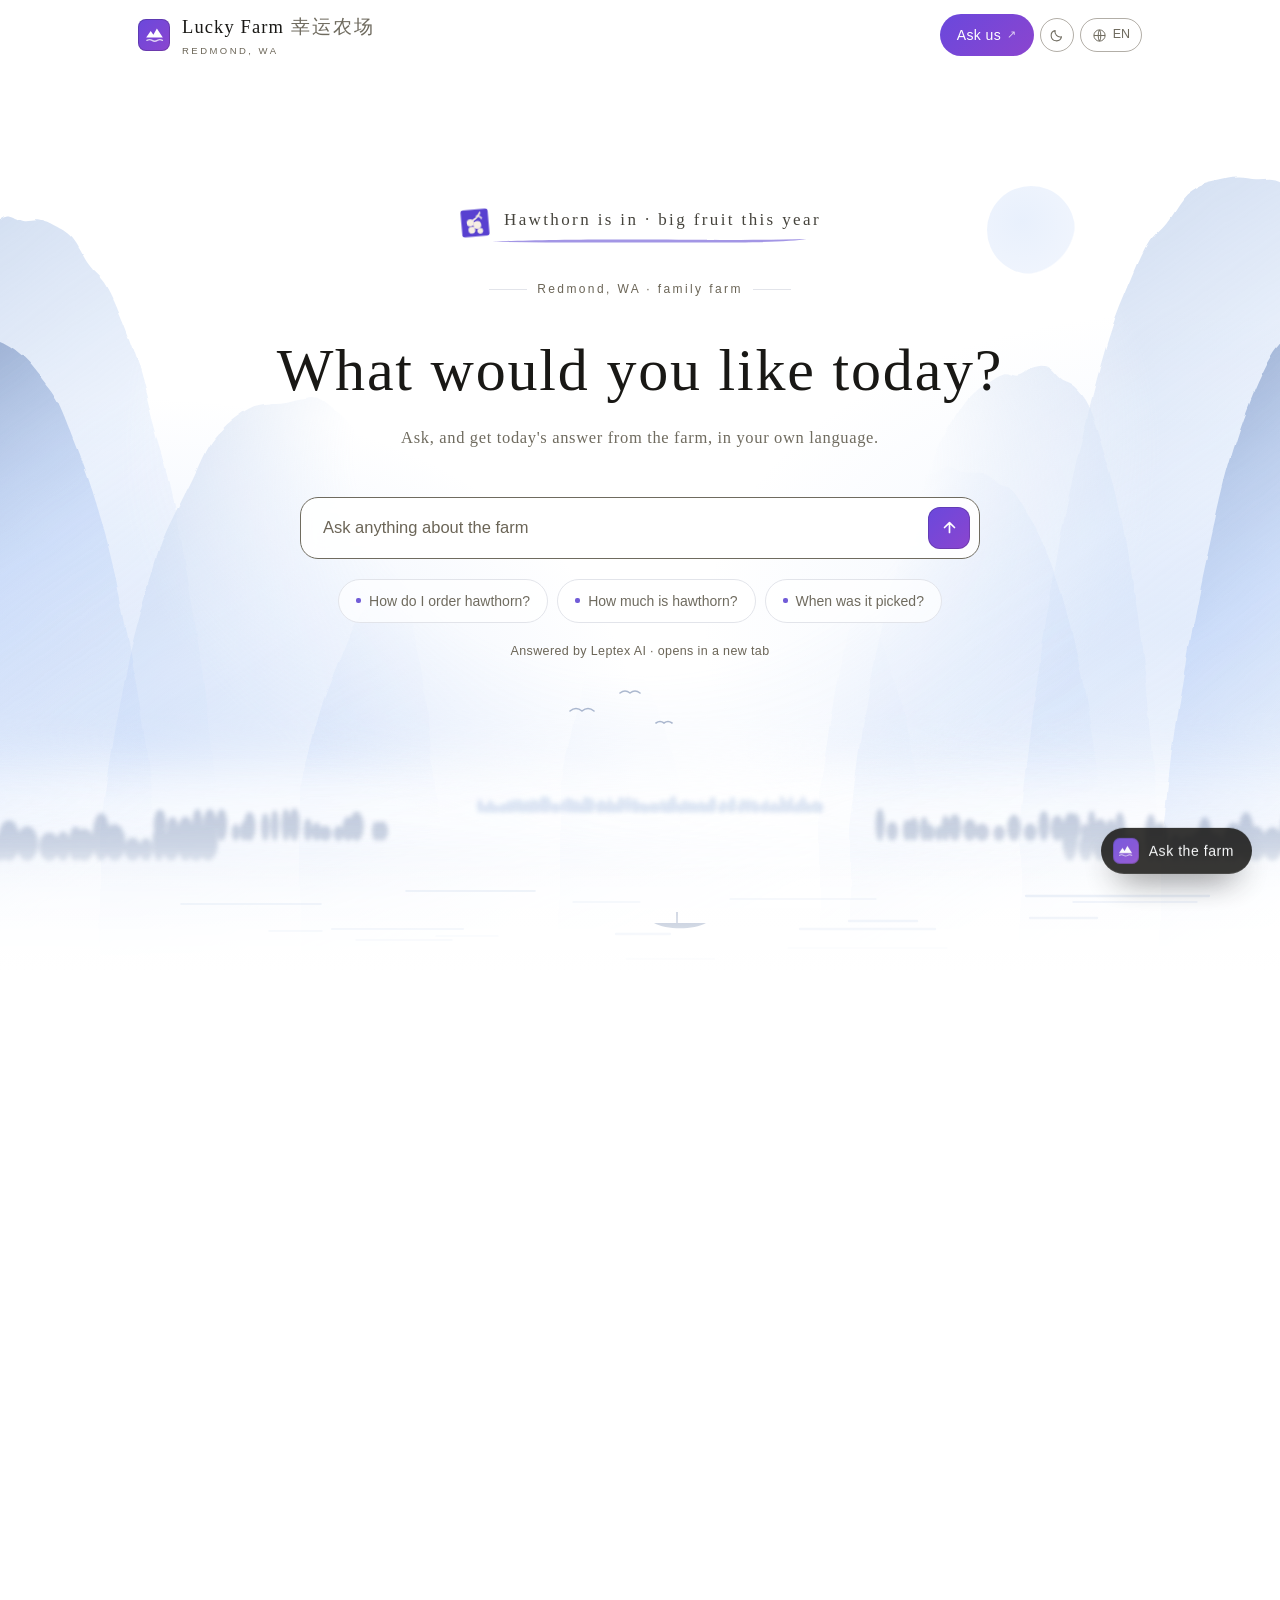
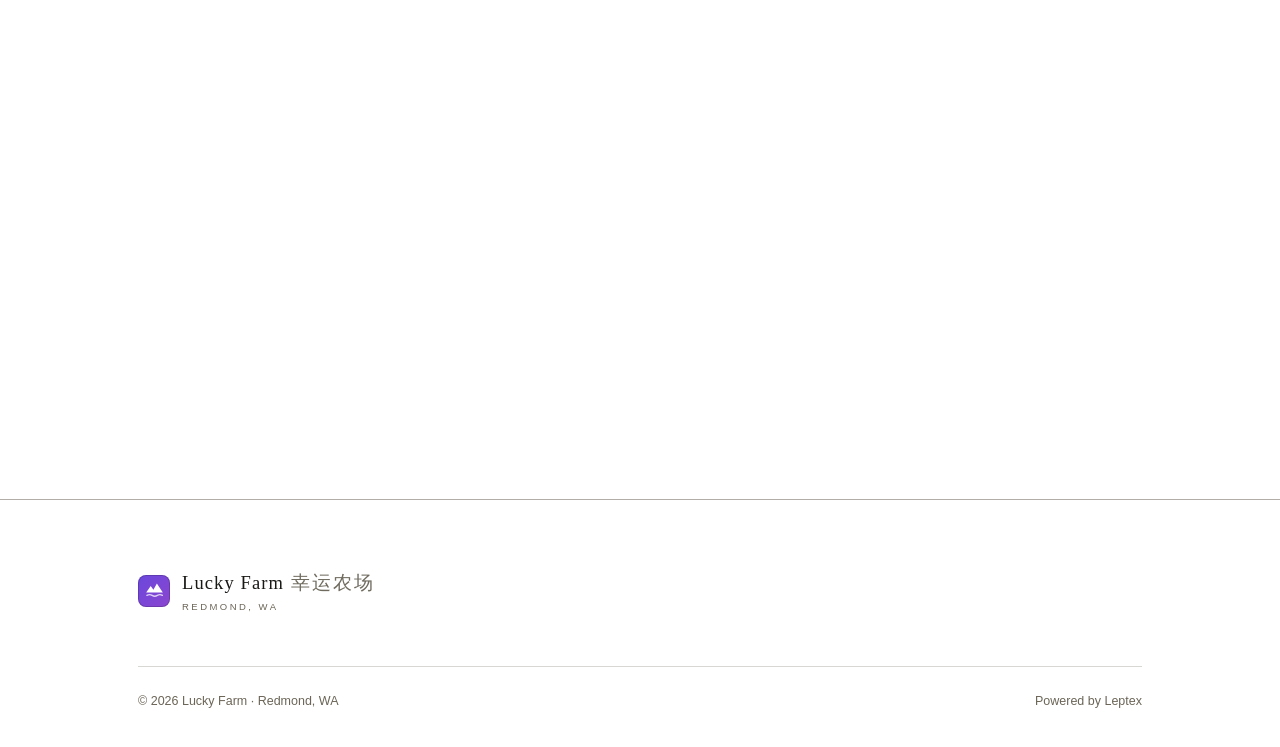
<file: index.html>
<!doctype html>
<html lang="en" data-theme="light">
<head>
<meta charset="utf-8">
<meta name="viewport" content="width=device-width, initial-scale=1">
<meta http-equiv="Content-Security-Policy" content="default-src 'none'; script-src 'self' 'sha256-xqC5Pru1c4XzSsn70cwq1mEt/GTLXIJEWgyobVo1njk='; style-src 'self' https://fonts.googleapis.com; font-src https://fonts.gstatic.com; img-src 'self' data:; connect-src 'none'; form-action https://leptex.com; base-uri 'none'; object-src 'none'; upgrade-insecure-requests">
<meta name="referrer" content="strict-origin-when-cross-origin">
<script>try{var t=localStorage.getItem('lf.theme');document.documentElement.setAttribute('data-theme',t==='dark'?'dark':'light')}catch(e){}</script>
<title data-i18n="m.home.title">Lucky Farm 幸运农场 — family fruit farm in Redmond, WA</title>
<meta name="description" content="A family fruit farm in Redmond, WA. Ask us anything and get today's answer, in your own language.">
<meta name="theme-color" content="#FFFFFF">
<link rel="icon" href="assets/img/favicon.svg" type="image/svg+xml">
<link rel="canonical" href="https://luckyfarm.leptex.shop/">
<meta property="og:type" content="website">
<meta property="og:title" content="Lucky Farm 幸运农场 — family fruit farm in Redmond, WA">
<meta property="og:description" content="A family fruit farm in Redmond, WA. Ask us anything and get today's answer, in your own language.">
<meta property="og:url" content="https://luckyfarm.leptex.shop/">
<meta property="og:image" content="https://luckyfarm.leptex.shop/assets/img/og.png">
<meta property="og:image:width" content="1200">
<meta property="og:image:height" content="630">
<meta property="og:image:alt" content="Lucky Farm — What would you like today?">
<meta name="twitter:card" content="summary_large_image">
<link rel="preconnect" href="https://fonts.googleapis.com">
<link rel="preconnect" href="https://fonts.gstatic.com" crossorigin>
<link rel="stylesheet" href="https://fonts.googleapis.com/css2?family=EB+Garamond:ital,wght@0,400;0,500;1,400&amp;family=Noto+Sans+SC:wght@300;400;500&amp;family=Noto+Sans+KR:wght@300;400;500&amp;family=Noto+Serif+SC:wght@300;400;500&amp;family=Noto+Serif+JP:wght@300;400;500&amp;display=swap">
<link rel="stylesheet" href="assets/css/site.css">
</head>
<body data-page="home">
<a class="skip" href="#main" data-i18n="ui.skip">Skip to content</a>

<header class="masthead">
  <div class="wrap masthead__inner">
    <a class="brand" href="./">
      <span class="mark" aria-hidden="true"><svg viewBox="0 0 24 24" aria-hidden="true"><path d="M1.5 14.6 7.2 6.4l3.4 4.6L15 3l7.5 11.6Z" fill="currentColor"/><path d="M2.4 18.2c2.4-1.5 4.3-1.5 6.6 0 2.3 1.5 4.2 1.5 6.6 0 2.3-1.5 4.2-1.5 6.4 0" stroke="currentColor" stroke-width="1.7" stroke-linecap="round" fill="none" opacity=".75"/></svg></span>
      <span>
        <span class="brand__name"><b>Lucky Farm</b><i>幸运农场</i></span>
        <span class="brand__tag" data-i18n="brand.tag">Redmond, WA</span>
      </span>
    </a>
    <nav class="nav" aria-label="Main">
      <a class="nav__ask" href="https://leptex.com/web/bu8nbabMeDZu?e=home" target="_blank" rel="noopener" data-i18n="nav.ask">Ask us</a>
      <button class="chip chip--icon" type="button" data-theme-toggle aria-pressed="false"
              data-i18n-label="ui.theme" aria-label="Light or dark"><svg class="sun-i" viewBox="0 0 24 24" fill="none" stroke="currentColor" stroke-width="1.7" stroke-linecap="round" aria-hidden="true"><circle cx="12" cy="12" r="4.2"/><path d="M12 2.6v2.2M12 19.2v2.2M2.6 12h2.2M19.2 12h2.2M5.4 5.4l1.6 1.6M17 17l1.6 1.6M18.6 5.4 17 7M7 17l-1.6 1.6"/></svg><svg class="moon" viewBox="0 0 24 24" fill="none" stroke="currentColor" stroke-width="1.7" stroke-linejoin="round" aria-hidden="true"><path d="M20 14.2A8.4 8.4 0 0 1 9.8 4 8.4 8.4 0 1 0 20 14.2Z"/></svg></button>
      <details class="lang">
        <summary class="chip" data-i18n-label="ui.lang" aria-label="Language"><svg viewBox="0 0 24 24" fill="none" stroke="currentColor" stroke-width="1.6" aria-hidden="true"><circle cx="12" cy="12" r="9"/><path d="M3 12h18M12 3c2.8 3 2.8 15 0 18M12 3c-2.8 3-2.8 15 0 18"/></svg><span data-lang-current>EN</span></summary>
        <div class="lang__menu">
        <button type="button" data-lang-set="en"><span class="lang__name">English</span><span>EN</span></button>
        <button type="button" data-lang-set="zh"><span class="lang__name">简体中文</span><span>ZH</span></button>
        <button type="button" data-lang-set="es"><span class="lang__name">Español</span><span>ES</span></button>
        <button type="button" data-lang-set="ko"><span class="lang__name">한국어</span><span>KO</span></button>
        <button type="button" data-lang-set="vi"><span class="lang__name">Tiếng Việt</span><span>VI</span></button>
        <button type="button" data-lang-set="ja"><span class="lang__name">日本語</span><span>JA</span></button>
        </div>
      </details>
    </nav>
  </div>
</header>

<main id="main">
  <section class="hero">
    <span class="moondisc" aria-hidden="true"></span>
    <div class="range range--scape" aria-hidden="true">
      <svg viewBox="0 0 1440 900" preserveAspectRatio="xMidYMax slice">
        <defs>
          <filter id="mtn" filterUnits="userSpaceOnUse" x="-200" y="-200" width="1840" height="1300">
            <feTurbulence type="fractalNoise" baseFrequency="0.018" numOctaves="3" seed="3" result="t"/>
            <feDisplacementMap in="SourceGraphic" in2="t" scale="7" xChannelSelector="R" yChannelSelector="G"/>
          </filter>
          <filter id="dab" filterUnits="userSpaceOnUse" x="-200" y="-200" width="1840" height="1300"><feGaussianBlur stdDeviation="2.2"/></filter>
          <filter id="mist" filterUnits="userSpaceOnUse" x="-200" y="-200" width="1840" height="1300"><feGaussianBlur stdDeviation="22"/></filter>
          <linearGradient id="wash-far" x1="0" y1="0" x2=".35" y2="1"><stop offset="0" stop-color="var(--shan-far)"/><stop offset=".5" stop-color="var(--glow-a)" stop-opacity=".45"/><stop offset="1" stop-color="var(--glow-b)" stop-opacity="0"/></linearGradient><linearGradient id="wash-mid" x1="0" y1="0" x2=".35" y2="1"><stop offset="0" stop-color="var(--shan-mid)"/><stop offset=".5" stop-color="var(--glow-b)" stop-opacity=".45"/><stop offset="1" stop-color="var(--glow-a)" stop-opacity="0"/></linearGradient><linearGradient id="wash-near" x1="0" y1="0" x2=".35" y2="1"><stop offset="0" stop-color="var(--shan-near)"/><stop offset=".5" stop-color="var(--glow-a)" stop-opacity=".45"/><stop offset="1" stop-color="var(--glow-b)" stop-opacity="0"/></linearGradient>
          <radialGradient id="clear" cx="720" cy="380" r="520" gradientUnits="userSpaceOnUse" gradientTransform="translate(720 380) scale(1 .78) translate(-720 -380)">
            <stop offset=".55" stop-color="#000"/><stop offset="1" stop-color="#fff"/>
          </radialGradient>
          <mask id="aircol" maskUnits="userSpaceOnUse" x="-200" y="-200" width="1840" height="1300"><rect x="-200" y="-200" width="1840" height="1300" fill="url(#clear)"/></mask>
        </defs>
        <g mask="url(#aircol)">
          <g fill="url(#wash-far)" opacity="0.30" filter="url(#mtn)"><path d="M380.0 900 L380.0 718.8 C382.9 706.5 391.5 665.1 397.3 645.3 C403.0 625.4 408.8 614.3 414.5 599.8 C420.3 585.2 426.1 569.2 431.8 557.9 C437.6 546.5 443.3 540.1 449.1 531.8 C454.8 523.5 460.6 515.3 466.4 508.3 C472.1 501.3 477.9 494.3 483.6 489.9 C489.4 485.4 495.2 484.8 500.9 481.8 C506.7 478.7 512.4 473.4 518.2 471.5 C523.9 469.7 529.7 471.5 535.5 470.7 C541.2 470.0 547.0 467.6 552.7 467.0 C558.5 466.5 564.2 466.6 570.0 467.2 C575.8 467.8 581.5 469.1 587.3 470.7 C593.0 472.2 598.8 475.4 604.5 476.6 C610.3 477.7 616.1 475.6 621.8 477.4 C627.6 479.2 633.3 482.9 639.1 487.2 C644.8 491.4 650.6 497.0 656.4 503.0 C662.1 508.9 667.9 516.1 673.6 522.7 C679.4 529.4 685.2 534.9 690.9 542.9 C696.7 550.9 702.4 559.2 708.2 570.5 C713.9 581.8 719.7 597.5 725.5 610.8 C731.2 624.1 737.0 631.7 742.7 650.3 C748.5 668.9 757.1 710.5 760.0 722.5 L760.0 900 Z"/><path d="M640.0 900 L640.0 718.5 C642.7 705.0 650.9 659.9 656.4 637.1 C661.8 614.4 667.3 598.1 672.7 581.9 C678.2 565.8 683.6 552.3 689.1 540.3 C694.5 528.3 700.0 520.2 705.5 510.0 C710.9 499.9 716.4 487.3 721.8 479.4 C727.3 471.5 732.7 467.6 738.2 462.5 C743.6 457.4 749.1 452.9 754.5 448.8 C760.0 444.6 765.5 440.1 770.9 437.5 C776.4 434.9 781.8 434.9 787.3 433.3 C792.7 431.6 798.2 428.5 803.6 427.4 C809.1 426.4 814.5 426.8 820.0 426.9 C825.5 427.1 830.9 427.2 836.4 428.4 C841.8 429.6 847.3 432.6 852.7 434.2 C858.2 435.8 863.6 435.8 869.1 437.9 C874.5 439.9 880.0 442.4 885.5 446.5 C890.9 450.6 896.4 456.7 901.8 462.5 C907.3 468.3 912.7 474.0 918.2 481.3 C923.6 488.6 929.1 496.0 934.5 506.4 C940.0 516.8 945.5 530.4 950.9 543.7 C956.4 556.9 961.8 570.3 967.3 586.0 C972.7 601.7 978.2 615.4 983.6 637.8 C989.1 660.3 997.3 706.7 1000.0 720.5 L1000.0 900 Z"/><path d="M900.0 900 L900.0 720.2 C902.1 705.9 908.5 659.1 912.7 634.5 C917.0 609.8 921.2 591.4 925.5 572.5 C929.7 553.7 933.9 535.2 938.2 521.4 C942.4 507.6 946.7 501.2 950.9 489.9 C955.2 478.6 959.4 463.0 963.6 453.8 C967.9 444.5 972.1 439.9 976.4 434.5 C980.6 429.2 984.8 426.5 989.1 421.8 C993.3 417.1 997.6 409.4 1001.8 406.3 C1006.1 403.2 1010.3 404.7 1014.5 403.1 C1018.8 401.5 1023.0 396.9 1027.3 396.7 C1031.5 396.4 1035.8 400.4 1040.0 401.4 C1044.2 402.4 1048.5 402.3 1052.7 402.8 C1057.0 403.2 1061.2 402.2 1065.5 403.8 C1069.7 405.4 1073.9 410.0 1078.2 412.4 C1082.4 414.8 1086.7 414.0 1090.9 418.1 C1095.2 422.1 1099.4 430.2 1103.6 436.9 C1107.9 443.5 1112.1 449.5 1116.4 457.8 C1120.6 466.0 1124.8 475.7 1129.1 486.5 C1133.3 497.4 1137.6 508.3 1141.8 522.8 C1146.1 537.3 1150.3 554.7 1154.5 573.4 C1158.8 592.2 1163.0 610.7 1167.3 635.0 C1171.5 659.4 1177.9 705.7 1180.0 719.8 L1180.0 900 Z"/></g>
          <rect x="-100" y="690" width="1640" height="60" fill="var(--mist)" opacity=".7" filter="url(#mist)"/>
          <g fill="url(#wash-mid)" opacity="0.48" filter="url(#mtn)"><path d="M-60.0 900 L-60.0 761.8 C-57.3 728.3 -49.1 614.2 -43.6 560.3 C-38.2 506.5 -32.7 475.1 -27.3 438.7 C-21.8 402.3 -16.4 369.2 -10.9 341.7 C-5.5 314.3 0.0 294.1 5.5 274.0 C10.9 253.8 16.4 236.4 21.8 220.7 C27.3 205.1 32.7 190.3 38.2 180.3 C43.6 170.3 49.1 165.2 54.5 160.9 C60.0 156.5 65.5 157.0 70.9 154.3 C76.4 151.6 81.8 145.4 87.3 144.7 C92.7 143.9 98.2 149.2 103.6 150.0 C109.1 150.8 114.5 148.6 120.0 149.6 C125.5 150.5 130.9 152.9 136.4 155.9 C141.8 158.9 147.3 161.1 152.7 167.4 C158.2 173.8 163.6 186.4 169.1 194.0 C174.5 201.6 180.0 203.8 185.5 213.0 C190.9 222.2 196.4 235.4 201.8 249.1 C207.3 262.8 212.7 277.3 218.2 295.2 C223.6 313.1 229.1 336.2 234.5 356.3 C240.0 376.5 245.5 391.5 250.9 416.2 C256.4 441.0 261.8 472.3 267.3 504.7 C272.7 537.1 278.2 567.5 283.6 610.8 C289.1 654.1 297.3 738.7 300.0 764.3 L300.0 900 Z"/><path d="M180.0 900 L180.0 763.1 C182.6 745.7 190.3 689.3 195.5 658.7 C200.6 628.1 205.8 602.2 210.9 579.4 C216.1 556.5 221.2 539.3 226.4 521.5 C231.5 503.7 236.7 486.4 241.8 472.6 C247.0 458.8 252.1 449.3 257.3 438.5 C262.4 427.6 267.6 418.3 272.7 407.7 C277.9 397.2 283.0 383.6 288.2 375.2 C293.3 366.7 298.5 362.0 303.6 356.8 C308.8 351.6 313.9 347.6 319.1 344.0 C324.2 340.4 329.4 337.0 334.5 335.1 C339.7 333.2 344.8 333.1 350.0 332.5 C355.2 331.8 360.3 332.1 365.5 331.3 C370.6 330.5 375.8 328.5 380.9 327.7 C386.1 326.9 391.2 325.0 396.4 326.5 C401.5 328.1 406.7 333.0 411.8 336.9 C417.0 340.9 422.1 343.9 427.3 350.4 C432.4 357.0 437.6 365.3 442.7 376.2 C447.9 387.1 453.0 401.3 458.2 415.9 C463.3 430.5 468.5 444.7 473.6 463.8 C478.8 482.8 483.9 503.7 489.1 530.2 C494.2 556.7 499.4 584.0 504.5 622.6 C509.7 661.2 517.4 738.5 520.0 761.7 L520.0 900 Z"/><path d="M1100.0 900 L1100.0 755.0 C1103.0 729.7 1112.1 647.4 1118.2 603.1 C1124.2 558.7 1130.3 522.8 1136.4 488.8 C1142.4 454.9 1148.5 426.7 1154.5 399.4 C1160.6 372.1 1166.7 348.0 1172.7 325.0 C1178.8 301.9 1184.8 279.5 1190.9 261.0 C1197.0 242.5 1203.0 228.3 1209.1 213.8 C1215.2 199.3 1221.2 184.1 1227.3 173.9 C1233.3 163.7 1239.4 160.3 1245.5 152.5 C1251.5 144.7 1257.6 133.2 1263.6 126.9 C1269.7 120.6 1275.8 117.5 1281.8 114.6 C1287.9 111.7 1293.9 110.9 1300.0 109.5 C1306.1 108.1 1312.1 106.7 1318.2 106.5 C1324.2 106.3 1330.3 108.0 1336.4 108.3 C1342.4 108.7 1348.5 106.7 1354.5 108.6 C1360.6 110.5 1366.7 113.6 1372.7 119.6 C1378.8 125.6 1384.8 134.1 1390.9 144.4 C1397.0 154.8 1403.0 165.7 1409.1 181.6 C1415.2 197.5 1421.2 218.0 1427.3 239.9 C1433.3 261.7 1439.4 281.8 1445.5 312.5 C1451.5 343.2 1457.6 383.3 1463.6 424.1 C1469.7 464.8 1475.8 501.6 1481.8 556.9 C1487.9 612.2 1497.0 722.9 1500.0 756.1 L1500.0 900 Z"/><path d="M930.0 900 L930.0 757.6 C932.3 739.6 939.4 680.6 944.1 649.9 C948.8 619.2 953.5 596.9 958.2 573.5 C962.9 550.0 967.6 527.1 972.3 509.0 C977.0 491.0 981.7 479.2 986.4 465.1 C991.1 451.0 995.8 437.9 1000.5 424.6 C1005.2 411.3 1009.8 396.4 1014.5 385.4 C1019.2 374.4 1023.9 367.2 1028.6 358.6 C1033.3 349.9 1038.0 340.4 1042.7 333.8 C1047.4 327.1 1052.1 322.4 1056.8 318.4 C1061.5 314.5 1066.2 312.7 1070.9 310.0 C1075.6 307.4 1080.3 303.4 1085.0 302.5 C1089.7 301.6 1094.4 305.4 1099.1 304.5 C1103.8 303.5 1108.5 298.2 1113.2 296.8 C1117.9 295.3 1122.6 293.6 1127.3 295.6 C1132.0 297.6 1136.7 305.3 1141.4 308.8 C1146.1 312.3 1150.8 312.2 1155.5 316.7 C1160.2 321.2 1164.8 325.9 1169.5 335.9 C1174.2 345.8 1178.9 361.6 1183.6 376.4 C1188.3 391.3 1193.0 403.6 1197.7 424.8 C1202.4 446.0 1207.1 473.0 1211.8 503.8 C1216.5 534.5 1221.2 566.0 1225.9 609.3 C1230.6 652.6 1237.7 737.9 1240.0 763.6 L1240.0 900 Z"/></g>
          <rect x="-100" y="720" width="1640" height="60" fill="var(--mist)" opacity=".7" filter="url(#mist)"/>
          <g fill="url(#wash-near)" opacity="0.62" filter="url(#mtn)"><path d="M-80.0 900 L-80.0 801.6 C-77.6 769.9 -70.3 662.8 -65.5 611.1 C-60.6 559.4 -55.8 526.2 -50.9 491.3 C-46.1 456.5 -41.2 426.5 -36.4 402.1 C-31.5 377.7 -26.7 361.8 -21.8 344.9 C-17.0 328.1 -12.1 312.3 -7.3 301.1 C-2.4 289.9 2.4 284.5 7.3 278.0 C12.1 271.4 17.0 265.3 21.8 262.0 C26.7 258.6 31.5 257.6 36.4 257.7 C41.2 257.9 46.1 261.4 50.9 262.9 C55.8 264.3 60.6 265.0 65.5 266.2 C70.3 267.4 75.2 267.9 80.0 269.9 C84.8 271.9 89.7 274.6 94.5 278.2 C99.4 281.8 104.2 286.4 109.1 291.6 C113.9 296.9 118.8 303.3 123.6 309.8 C128.5 316.2 133.3 321.3 138.2 330.5 C143.0 339.7 147.9 352.8 152.7 365.0 C157.6 377.2 162.4 389.5 167.3 403.7 C172.1 417.9 177.0 432.4 181.8 450.1 C186.7 467.7 191.5 487.3 196.4 509.6 C201.2 531.9 206.1 556.7 210.9 583.8 C215.8 611.0 220.6 636.2 225.5 672.5 C230.3 708.8 237.6 780.1 240.0 801.6 L240.0 900 Z"/><path d="M1240.0 900 L1240.0 803.8 C1242.1 783.3 1248.5 714.6 1252.7 680.5 C1257.0 646.3 1261.2 624.3 1265.5 599.0 C1269.7 573.7 1273.9 550.3 1278.2 528.6 C1282.4 506.8 1286.7 487.8 1290.9 468.5 C1295.2 449.3 1299.4 429.6 1303.6 413.0 C1307.9 396.5 1312.1 382.4 1316.4 369.2 C1320.6 356.0 1324.8 344.5 1329.1 333.7 C1333.3 322.9 1337.6 313.1 1341.8 304.3 C1346.1 295.5 1350.3 287.2 1354.5 280.8 C1358.8 274.5 1363.0 270.4 1367.3 266.0 C1371.5 261.6 1375.8 258.1 1380.0 254.5 C1384.2 250.9 1388.5 247.5 1392.7 244.2 C1397.0 240.9 1401.2 236.8 1405.5 234.8 C1409.7 232.9 1413.9 233.2 1418.2 232.8 C1422.4 232.4 1426.7 233.7 1430.9 232.7 C1435.2 231.7 1439.4 225.6 1443.6 226.7 C1447.9 227.7 1452.1 232.2 1456.4 239.1 C1460.6 246.1 1464.8 254.4 1469.1 268.4 C1473.3 282.4 1477.6 298.4 1481.8 323.0 C1486.1 347.7 1490.3 377.1 1494.5 416.3 C1498.8 455.4 1503.0 494.7 1507.3 558.2 C1511.5 621.7 1517.9 757.4 1520.0 797.3 L1520.0 900 Z"/></g>
        </g>
        <g fill="var(--shan-mid)" opacity=".28" filter="url(#dab)"><ellipse cx="560.0" cy="735.0" rx="3.1" ry="7.0"/><ellipse cx="565.3" cy="738.0" rx="2.9" ry="4.0"/><ellipse cx="570.4" cy="735.6" rx="3.4" ry="6.4"/><ellipse cx="575.5" cy="737.7" rx="3.2" ry="4.3"/><ellipse cx="581.1" cy="737.7" rx="2.4" ry="4.3"/><ellipse cx="584.1" cy="737.0" rx="3.3" ry="5.0"/><ellipse cx="589.9" cy="735.6" rx="3.8" ry="6.4"/><ellipse cx="595.1" cy="734.7" rx="2.8" ry="7.3"/><ellipse cx="600.2" cy="734.9" rx="3.1" ry="7.1"/><ellipse cx="603.5" cy="736.8" rx="2.2" ry="5.2"/><ellipse cx="607.3" cy="735.3" rx="2.5" ry="6.7"/><ellipse cx="609.9" cy="736.7" rx="2.0" ry="5.3"/><ellipse cx="613.3" cy="734.8" rx="3.2" ry="7.2"/><ellipse cx="617.5" cy="735.8" rx="2.9" ry="6.2"/><ellipse cx="621.8" cy="733.7" rx="2.1" ry="8.3"/><ellipse cx="624.3" cy="733.5" rx="3.8" ry="8.5"/><ellipse cx="628.2" cy="734.1" rx="2.8" ry="7.9"/><ellipse cx="633.7" cy="736.7" rx="2.8" ry="5.3"/><ellipse cx="637.1" cy="737.0" rx="3.7" ry="5.0"/><ellipse cx="643.0" cy="735.5" rx="2.2" ry="6.5"/><ellipse cx="647.3" cy="734.1" rx="2.2" ry="7.9"/><ellipse cx="650.5" cy="734.6" rx="3.6" ry="7.4"/><ellipse cx="655.0" cy="735.7" rx="3.6" ry="6.3"/><ellipse cx="658.7" cy="735.7" rx="1.9" ry="6.3"/><ellipse cx="661.5" cy="737.4" rx="2.5" ry="4.6"/><ellipse cx="664.9" cy="734.0" rx="2.5" ry="8.0"/><ellipse cx="667.4" cy="734.0" rx="3.4" ry="8.0"/><ellipse cx="671.2" cy="734.6" rx="3.7" ry="7.4"/><ellipse cx="678.2" cy="736.2" rx="2.5" ry="5.8"/><ellipse cx="681.7" cy="735.2" rx="3.8" ry="6.8"/><ellipse cx="686.9" cy="736.7" rx="2.7" ry="5.3"/><ellipse cx="689.8" cy="734.0" rx="2.1" ry="8.0"/><ellipse cx="692.5" cy="736.8" rx="3.7" ry="5.2"/><ellipse cx="697.2" cy="737.1" rx="2.9" ry="4.9"/><ellipse cx="701.2" cy="733.8" rx="3.8" ry="8.2"/><ellipse cx="708.0" cy="733.6" rx="3.1" ry="8.4"/><ellipse cx="714.1" cy="734.6" rx="3.0" ry="7.4"/><ellipse cx="717.2" cy="735.9" rx="3.3" ry="6.1"/><ellipse cx="723.0" cy="736.7" rx="3.2" ry="5.3"/><ellipse cx="726.3" cy="737.4" rx="3.7" ry="4.6"/><ellipse cx="731.8" cy="736.6" rx="2.6" ry="5.4"/><ellipse cx="736.3" cy="736.8" rx="3.8" ry="5.2"/><ellipse cx="742.5" cy="735.3" rx="2.5" ry="6.7"/><ellipse cx="746.0" cy="737.3" rx="2.2" ry="4.7"/><ellipse cx="748.7" cy="735.6" rx="3.7" ry="6.4"/><ellipse cx="753.2" cy="733.2" rx="3.7" ry="8.8"/><ellipse cx="758.5" cy="737.1" rx="2.2" ry="4.9"/><ellipse cx="760.9" cy="737.6" rx="2.6" ry="4.4"/><ellipse cx="764.1" cy="735.3" rx="2.4" ry="6.7"/><ellipse cx="768.6" cy="736.0" rx="3.4" ry="6.0"/><ellipse cx="773.4" cy="736.2" rx="2.9" ry="5.8"/><ellipse cx="777.3" cy="736.7" rx="2.0" ry="5.3"/><ellipse cx="781.3" cy="735.6" rx="2.2" ry="6.4"/><ellipse cx="784.8" cy="737.0" rx="3.6" ry="5.0"/><ellipse cx="789.4" cy="736.1" rx="2.4" ry="5.9"/><ellipse cx="792.8" cy="733.9" rx="3.8" ry="8.1"/><ellipse cx="799.9" cy="737.9" rx="2.0" ry="4.1"/><ellipse cx="803.2" cy="735.7" rx="3.6" ry="6.3"/><ellipse cx="809.0" cy="736.1" rx="1.9" ry="5.9"/><ellipse cx="812.7" cy="733.9" rx="3.5" ry="8.1"/><ellipse cx="819.6" cy="737.5" rx="2.4" ry="4.5"/><ellipse cx="822.4" cy="734.7" rx="2.9" ry="7.3"/><ellipse cx="828.1" cy="734.9" rx="3.3" ry="7.1"/><ellipse cx="833.9" cy="735.4" rx="2.8" ry="6.6"/><ellipse cx="836.8" cy="736.9" rx="3.4" ry="5.1"/><ellipse cx="843.4" cy="736.6" rx="3.2" ry="5.4"/><ellipse cx="846.9" cy="735.0" rx="2.4" ry="7.0"/><ellipse cx="851.0" cy="737.7" rx="2.1" ry="4.3"/><ellipse cx="854.3" cy="736.2" rx="3.0" ry="5.8"/><ellipse cx="858.0" cy="738.0" rx="3.1" ry="4.0"/><ellipse cx="862.0" cy="733.4" rx="2.8" ry="8.6"/><ellipse cx="866.6" cy="735.7" rx="3.6" ry="6.3"/><ellipse cx="871.1" cy="733.4" rx="2.4" ry="8.6"/><ellipse cx="875.2" cy="737.9" rx="2.5" ry="4.1"/><ellipse cx="878.9" cy="736.0" rx="3.2" ry="6.0"/><ellipse cx="883.0" cy="733.6" rx="3.2" ry="8.4"/><ellipse cx="886.9" cy="736.4" rx="2.0" ry="5.6"/><ellipse cx="889.7" cy="737.1" rx="3.2" ry="4.9"/><ellipse cx="895.5" cy="735.6" rx="3.3" ry="6.4"/><ellipse cx="899.5" cy="736.5" rx="3.8" ry="5.5"/></g>
        <g fill="var(--shan-near)" opacity=".3" filter="url(#dab)"><ellipse cx="-20.0" cy="774.0" rx="9.9" ry="16.0"/><ellipse cx="-0.4" cy="773.1" rx="10.9" ry="16.9"/><ellipse cx="16.3" cy="768.5" rx="10.7" ry="21.5"/><ellipse cx="30.2" cy="776.5" rx="6.2" ry="13.5"/><ellipse cx="43.2" cy="776.6" rx="10.0" ry="13.4"/><ellipse cx="63.2" cy="769.5" rx="10.9" ry="20.5"/><ellipse cx="79.5" cy="776.8" rx="8.5" ry="13.2"/><ellipse cx="89.0" cy="769.6" rx="10.9" ry="20.4"/><ellipse cx="107.3" cy="772.6" rx="10.7" ry="17.4"/><ellipse cx="129.3" cy="775.7" rx="10.1" ry="14.3"/><ellipse cx="143.1" cy="775.3" rx="7.1" ry="14.7"/><ellipse cx="155.6" cy="772.8" rx="7.0" ry="17.2"/><ellipse cx="164.2" cy="773.7" rx="10.5" ry="16.3"/><ellipse cx="181.2" cy="766.0" rx="8.7" ry="24.0"/><ellipse cx="194.8" cy="771.6" rx="10.6" ry="18.4"/><ellipse cx="212.7" cy="778.4" rx="8.4" ry="11.6"/><ellipse cx="226.0" cy="778.6" rx="6.5" ry="11.4"/><ellipse cx="238.9" cy="772.0" rx="6.5" ry="18.0"/><ellipse cx="251.2" cy="774.1" rx="8.6" ry="15.9"/><ellipse cx="265.5" cy="767.7" rx="8.6" ry="22.3"/><ellipse cx="276.0" cy="775.2" rx="8.6" ry="14.8"/><ellipse cx="288.1" cy="771.6" rx="9.8" ry="18.4"/><ellipse cx="240.0" cy="754.3" rx="6.3" ry="15.7"/><ellipse cx="252.6" cy="758.0" rx="5.8" ry="12.0"/><ellipse cx="264.6" cy="758.5" rx="6.1" ry="11.5"/><ellipse cx="277.5" cy="754.0" rx="5.3" ry="16.0"/><ellipse cx="289.9" cy="754.0" rx="6.8" ry="16.0"/><ellipse cx="301.6" cy="754.0" rx="5.6" ry="16.0"/><ellipse cx="315.8" cy="761.5" rx="4.1" ry="8.5"/><ellipse cx="323.9" cy="760.4" rx="3.9" ry="9.6"/><ellipse cx="329.6" cy="755.5" rx="6.0" ry="14.5"/><ellipse cx="345.3" cy="756.1" rx="4.2" ry="13.9"/><ellipse cx="354.8" cy="754.6" rx="4.1" ry="15.4"/><ellipse cx="365.9" cy="753.9" rx="4.4" ry="16.1"/><ellipse cx="374.4" cy="753.6" rx="5.4" ry="16.4"/><ellipse cx="387.9" cy="758.7" rx="4.2" ry="11.3"/><ellipse cx="396.6" cy="760.8" rx="4.8" ry="9.2"/><ellipse cx="405.3" cy="762.4" rx="6.2" ry="7.6"/><ellipse cx="418.6" cy="762.4" rx="5.2" ry="7.6"/><ellipse cx="428.1" cy="757.9" rx="5.8" ry="12.1"/><ellipse cx="436.6" cy="755.4" rx="7.1" ry="14.6"/><ellipse cx="456.0" cy="760.2" rx="4.0" ry="9.8"/><ellipse cx="461.7" cy="760.1" rx="6.4" ry="9.9"/><ellipse cx="1150.0" cy="765.9" rx="7.9" ry="24.1"/><ellipse cx="1165.7" cy="776.5" rx="6.9" ry="13.5"/><ellipse cx="1180.4" cy="768.9" rx="8.7" ry="21.1"/><ellipse cx="1190.8" cy="769.0" rx="5.8" ry="21.0"/><ellipse cx="1199.9" cy="765.6" rx="5.9" ry="24.4"/><ellipse cx="1210.6" cy="777.4" rx="9.9" ry="12.6"/><ellipse cx="1230.9" cy="766.6" rx="5.9" ry="23.4"/><ellipse cx="1240.3" cy="770.9" rx="7.4" ry="19.1"/><ellipse cx="1255.9" cy="776.8" rx="7.0" ry="13.2"/><ellipse cx="1267.7" cy="777.1" rx="6.8" ry="12.9"/><ellipse cx="1276.4" cy="775.8" rx="5.8" ry="14.2"/><ellipse cx="1284.8" cy="768.0" rx="7.2" ry="22.0"/><ellipse cx="1295.0" cy="776.1" rx="8.3" ry="13.9"/><ellipse cx="1307.3" cy="775.1" rx="5.6" ry="14.9"/><ellipse cx="1313.6" cy="770.9" rx="9.6" ry="19.1"/><ellipse cx="1326.1" cy="765.6" rx="8.1" ry="24.4"/><ellipse cx="1336.0" cy="772.6" rx="10.0" ry="17.4"/><ellipse cx="1352.5" cy="773.1" rx="10.1" ry="16.9"/><ellipse cx="1369.3" cy="764.9" rx="9.3" ry="25.1"/><ellipse cx="1383.1" cy="768.8" rx="10.1" ry="21.2"/><ellipse cx="1401.3" cy="773.8" rx="7.8" ry="16.2"/><ellipse cx="1410.2" cy="777.6" rx="6.2" ry="12.4"/><ellipse cx="1422.2" cy="776.3" rx="6.9" ry="13.7"/><ellipse cx="1430.5" cy="766.5" rx="10.2" ry="23.5"/><ellipse cx="1449.1" cy="775.2" rx="7.1" ry="14.8"/><ellipse cx="1459.2" cy="776.4" rx="8.1" ry="13.6"/><ellipse cx="960.0" cy="753.8" rx="4.5" ry="16.2"/><ellipse cx="972.3" cy="760.4" rx="5.6" ry="9.6"/><ellipse cx="987.4" cy="759.3" rx="4.7" ry="10.7"/><ellipse cx="993.9" cy="758.3" rx="5.0" ry="11.7"/><ellipse cx="1004.2" cy="758.0" rx="4.3" ry="12.0"/><ellipse cx="1010.1" cy="761.8" rx="4.6" ry="8.2"/><ellipse cx="1018.9" cy="762.4" rx="3.8" ry="7.6"/><ellipse cx="1025.6" cy="757.3" rx="4.4" ry="12.7"/><ellipse cx="1034.9" cy="756.6" rx="6.3" ry="13.4"/><ellipse cx="1049.8" cy="759.0" rx="6.8" ry="11.0"/><ellipse cx="1062.1" cy="761.2" rx="7.1" ry="8.8"/><ellipse cx="1079.1" cy="762.2" rx="5.9" ry="7.8"/><ellipse cx="1094.0" cy="756.9" rx="6.8" ry="13.1"/><ellipse cx="1110.3" cy="761.3" rx="6.5" ry="8.7"/><ellipse cx="1123.9" cy="755.0" rx="5.4" ry="15.0"/><ellipse cx="1137.4" cy="757.3" rx="6.6" ry="12.7"/><ellipse cx="1154.5" cy="756.3" rx="6.1" ry="13.7"/><ellipse cx="1164.7" cy="761.4" rx="3.7" ry="8.6"/><ellipse cx="1171.7" cy="755.0" rx="4.0" ry="15.0"/></g>
        <rect x="-100" y="780" width="1640" height="140" fill="var(--mist)" opacity=".55" filter="url(#mist)"/>
        <g stroke="var(--shan-mid)" stroke-linecap="round" opacity=".28" fill="none"><path d="M436 869h96" stroke-width="1.4"/><path d="M1110 847h67" stroke-width="2.3"/><path d="M707 888h87" stroke-width="2.3"/><path d="M696 863h54" stroke-width="2.3"/><path d="M349 860h53" stroke-width="1.3"/><path d="M810 828h146" stroke-width="1.1"/><path d="M261 833h140" stroke-width="1.6"/><path d="M929 850h68" stroke-width="2.4"/><path d="M1153 831h124" stroke-width="1.3"/><path d="M868 877h159" stroke-width="1.0"/><path d="M880 858h135" stroke-width="2.4"/><path d="M653 831h67" stroke-width="1.0"/><path d="M486 820h129" stroke-width="1.6"/><path d="M1106 825h183" stroke-width="2.3"/><path d="M412 858h131" stroke-width="2.1"/><path d="M516 865h62" stroke-width="1.1"/></g>
        <g fill="var(--shan-near)" opacity=".7" transform="translate(760 852)">
          <path d="M-26 0C-14 7 14 7 26 0Z"/><path d="M-3 0v-11" stroke="var(--shan-near)" stroke-width="1.5"/>
        </g>
        <g fill="none" stroke="var(--shan-near)" stroke-width="1.6" stroke-linecap="round" opacity=".45">
          <path d="M650 640q6-5 12 0q6-5 12 0"/><path d="M700 622q5-4 10 0q5-4 10 0"/><path d="M736 652q4-3 8 0q4-3 8 0"/>
        </g>
      </svg>
    </div>

    <div class="wrap hero__inner">
      <a class="herald" href="https://leptex.com/web/bu8nbabMeDZu?q=Do%20you%20still%20have%20hawthorn%2C%20and%20how%20big%20are%20they%20this%20year%3F&amp;e=home" target="_blank" rel="noopener" data-q="q.herald"><svg class="herald__seal" viewBox="0 0 40 40" aria-hidden="true"><defs><filter id="stampink" x="-10%" y="-10%" width="120%" height="120%"><feTurbulence type="fractalNoise" baseFrequency="0.85" numOctaves="2" seed="7" result="n"/><feDisplacementMap in="SourceGraphic" in2="n" scale="1.8" xChannelSelector="R" yChannelSelector="G"/></filter></defs><g filter="url(#stampink)"><rect x="3" y="3" width="34" height="34" rx="3" fill="currentColor"/><path d="M27 7.5c-2 4-5.5 7.2-9.5 9.4" fill="none" stroke="#F6EFE3" stroke-width="1.9" stroke-linecap="round"/><path d="M22.5 11.5c3 .2 5.4 1.8 6.6 4.2" fill="none" stroke="#F6EFE3" stroke-width="1.5" stroke-linecap="round"/><circle cx="14.2" cy="19.4" r="4.4" fill="#F6EFE3"/><circle cx="22.6" cy="22.6" r="4.9" fill="#F6EFE3"/><circle cx="15.4" cy="28.6" r="4.1" fill="#F6EFE3"/><circle cx="25.8" cy="30.2" r="3.4" fill="#F6EFE3"/></g></svg><span class="herald__text"><span data-i18n="herald">Hawthorn is in · big fruit this year</span><svg class="herald__stroke" viewBox="0 0 200 10" preserveAspectRatio="none" aria-hidden="true"><defs><filter id="brushink" x="-2%" y="-60%" width="104%" height="220%"><feTurbulence type="fractalNoise" baseFrequency="0.06 0.9" numOctaves="2" seed="4" result="n"/><feDisplacementMap in="SourceGraphic" in2="n" scale="2.2" xChannelSelector="R" yChannelSelector="G"/></filter></defs><path filter="url(#brushink)" fill="currentColor" d="M1 6.2C22 4.6 58 3.4 104 3.9 142 4.3 172 4.9 199 3.4 190 6.4 164 7.6 120 7.3 76 7 36 7.9 1 6.2Z"/></svg></span></a>
      <p class="eyebrow" data-i18n="home.eyebrow">Redmond, WA · family farm</p>
      <h1 data-i18n="home.h1">What would you like today?</h1>
      <p class="hero__sub" data-i18n="home.sub">Ask, and get today's answer from the farm, in your own language.</p>
      <form class="ask" data-ask action="https://leptex.com/web/bu8nbabMeDZu" method="get" target="_blank" rel="noopener">
        <input type="text" name="q" data-ask-input data-ask-focus autocomplete="off"
               placeholder="Ask anything about the farm" data-i18n-ph="home.ph" data-i18n-label="ui.askph" aria-label="Ask Lucky Farm anything">
        <input type="hidden" name="e" value="home">
        <button class="ask__go" type="submit" data-i18n-label="ui.send" aria-label="Send"><svg viewBox="0 0 24 24" fill="none" stroke="currentColor" stroke-width="2.4" stroke-linecap="round" stroke-linejoin="round" aria-hidden="true"><path d="M12 19V5M5 12l7-7 7 7"/></svg></button>
      </form>

      <div class="pills">
        <a class="pill" href="https://leptex.com/web/bu8nbabMeDZu?q=I%27d%20like%20to%20order%20fresh%20hawthorn.%20How%20do%20I%20do%20it%3F&amp;e=home" target="_blank" rel="noopener" data-q="q.hw.order"><span class="pill__dot" aria-hidden="true"></span><span data-i18n="l.hw.order">How do I order hawthorn?</span></a>
        <a class="pill" href="https://leptex.com/web/bu8nbabMeDZu?q=How%20much%20is%20fresh%20hawthorn%20this%20week%3F&amp;e=home" target="_blank" rel="noopener" data-q="q.hw.price"><span class="pill__dot" aria-hidden="true"></span><span data-i18n="l.hw.price">How much is hawthorn?</span></a>
        <a class="pill" href="https://leptex.com/web/bu8nbabMeDZu?q=When%20was%20the%20hawthorn%20picked%3F%20How%20fresh%20is%20it%3F&amp;e=home" target="_blank" rel="noopener" data-q="q.hw.picked"><span class="pill__dot" aria-hidden="true"></span><span data-i18n="l.hw.picked">When was it picked?</span></a>
      </div>
      <p class="ask__note" data-i18n="ask.note">Answered by Leptex AI · opens in a new tab</p>
    </div>
  </section>
  <section class="section section--sunk">
    <div class="wrap">
      <div class="section__head section__head--center rise"><span class="kicker" data-i18n="grow.kicker">From our fields</span><h2 data-i18n="grow.h2">Hawthorn now. The rest in season.</h2></div>
      <div class="crops crops--three">
        <a class="crop crop--link crop--in rise" href="https://leptex.com/web/bu8nbabMeDZu?q=I%27d%20like%20to%20buy%20some%20hawthorn.%20What%20do%20you%20have%20today%3F&amp;e=grow" target="_blank" rel="noopener" data-q="q.buy.hawthorn">
          <div class="plate"><span class="crop__badge" data-i18n="ui.in">In season</span><img src="assets/img/hawthorn.svg" alt="Hawthorn" width="240" height="240" loading="lazy"></div>
          <div class="crop__body">
            <h3 class="crop__name" data-i18n="c.hawthorn.name">Hawthorn</h3>
            <span class="crop__ask" data-i18n="ui.buy">Order</span>
          </div>
        </a>
        <div class="crop crop--off rise">
          <div class="plate"><img src="assets/img/cherry.svg" alt="Cherries" width="240" height="240" loading="lazy"></div>
          <div class="crop__body">
            <h3 class="crop__name" data-i18n="c.cherry.name">Cherries</h3>
            <span class="crop__off" data-i18n="ui.off">Out of season</span>
          </div>
        </div>
        <div class="crop crop--off rise">
          <div class="plate"><img src="assets/img/blueberry.svg" alt="Blueberries" width="240" height="240" loading="lazy"></div>
          <div class="crop__body">
            <h3 class="crop__name" data-i18n="c.blueberry.name">Blueberries</h3>
            <span class="crop__off" data-i18n="ui.off">Out of season</span>
          </div>
        </div>
        <div class="crop crop--off rise">
          <div class="plate"><img src="assets/img/apple.svg" alt="Red-fleshed apples" width="240" height="240" loading="lazy"></div>
          <div class="crop__body">
            <h3 class="crop__name" data-i18n="c.apple.name">Red-fleshed apples</h3>
            <span class="crop__off" data-i18n="ui.off">Out of season</span>
          </div>
        </div>
        <div class="crop crop--off rise">
          <div class="plate"><img src="assets/img/persimmon.svg" alt="Persimmons" width="240" height="240" loading="lazy"></div>
          <div class="crop__body">
            <h3 class="crop__name" data-i18n="c.persimmon.name">Persimmons</h3>
            <span class="crop__off" data-i18n="ui.off">Out of season</span>
          </div>
        </div>
        <div class="crop crop--off rise">
          <div class="plate"><img src="assets/img/beans.svg" alt="Green beans" width="240" height="240" loading="lazy"></div>
          <div class="crop__body">
            <h3 class="crop__name" data-i18n="c.beans.name">Green beans</h3>
            <span class="crop__off" data-i18n="ui.off">Out of season</span>
          </div>
        </div>
      </div>
    </div>
  </section>

</main>

<a class="hail" href="https://leptex.com/web/bu8nbabMeDZu?e=home" target="_blank" rel="noopener">
  <span class="mark" aria-hidden="true"><svg viewBox="0 0 24 24" aria-hidden="true"><path d="M1.5 14.6 7.2 6.4l3.4 4.6L15 3l7.5 11.6Z" fill="currentColor"/><path d="M2.4 18.2c2.4-1.5 4.3-1.5 6.6 0 2.3 1.5 4.2 1.5 6.6 0 2.3-1.5 4.2-1.5 6.4 0" stroke="currentColor" stroke-width="1.7" stroke-linecap="round" fill="none" opacity=".75"/></svg></span>
  <span class="hail__label" data-i18n="hail.label">Ask the farm</span>
</a>

<footer class="colophon">
  <div class="wrap">
    <div class="colophon__grid colophon__grid--solo">
      <div class="colophon__brand">
        <a class="brand" href="./">
          <span class="mark" aria-hidden="true"><svg viewBox="0 0 24 24" aria-hidden="true"><path d="M1.5 14.6 7.2 6.4l3.4 4.6L15 3l7.5 11.6Z" fill="currentColor"/><path d="M2.4 18.2c2.4-1.5 4.3-1.5 6.6 0 2.3 1.5 4.2 1.5 6.6 0 2.3-1.5 4.2-1.5 6.4 0" stroke="currentColor" stroke-width="1.7" stroke-linecap="round" fill="none" opacity=".75"/></svg></span>
          <span>
            <span class="brand__name"><b>Lucky Farm</b><i>幸运农场</i></span>
            <span class="brand__tag" data-i18n="brand.tag">Redmond, WA</span>
          </span>
        </a>
      </div>
    </div>
    <div class="colophon__foot">
      <span data-i18n="foot.rights">© 2026 Lucky Farm · Redmond, WA</span>
      <a href="https://leptex.com" target="_blank" rel="noopener" data-i18n="foot.by">Powered by Leptex</a>
    </div>
  </div>
</footer>

<script src="assets/js/i18n.js"></script>
<script src="assets/js/site.js"></script>
</body>
</html>
</file>
<file: assets/css/site.css>
/* ==========================================================================
   Lucky Farm 幸运农场 · Seattle
   黑夜里的一幅山水。明暗两套,同一笔墨。
   ========================================================================== */

/* --------------------------------------------------------- 1. 夜 (默认) */
:root {
  color-scheme: dark;

  --ground:        #0C0D10;   /* 夜 */
  --ground-raised: #14161B;
  --ground-sunk:   #08090B;

  --ink:    #EFEBE1;          /* 纸白,落在夜里 */
  --ink-2:  #C9C3B5;
  --ink-3:  #948E80;
  --ink-4:  #8A8476;   /* WCAG AA 4.5:1 —— 它印着 AI 披露那句话 */
  --ink-5:  #3A3830;

  --line:  color-mix(in srgb, var(--ink-4) 42%, transparent);
  --mist:  #18202E;           /* 山间的雾,永远比地亮 */
  --range: #9AA0AC;           /* 月下的山 */
  --shan-far:  #24334F;
  --shan-mid:  #33496F;
  --shan-near: #7F9CCB;
  --glow-a:    #4E7BD8;   /* 远山的蓝光 */
  --glow-b:    #6E93E2;
  --ochre:     #8A6E4A;

  --cinnabar:  #A99BFF;       /* 强调色:Leptex 蓝紫。当文字用,夜里 7:1 以上 */
  --on-cinnabar: #FFFFFF;     /* 印在光影流按钮上的字 */
  --flow: linear-gradient(135deg, #6A48DC 0%, #8B45CF 100%);   /* 紫色光影流,纸白 ≥ 5.5:1 */

  /* 画心:册页永远是纸色,像挂在暗墙上的一幅画 */
  --plate:      #E6E0D1;
  --plate-edge: #C8C0AD;

  --font-serif: "EB Garamond", "Noto Serif SC", "Noto Serif JP", "Songti SC",
                "Hiragino Mincho ProN", "Yu Mincho", "Apple SD Gothic Neo",
                "Noto Sans KR", "Malgun Gothic", serif;
  --font-sans: ui-sans-serif, -apple-system, BlinkMacSystemFont, "Segoe UI",
               "Noto Sans SC", "PingFang SC", "Hiragino Sans", "Noto Sans KR",
               "Apple SD Gothic Neo", "Malgun Gothic", "Microsoft YaHei", sans-serif;

  --wrap: 1100px;
  --gutter: clamp(20px, 5vw, 48px);
  --bay: clamp(74px, 11vw, 136px);
  --ease: cubic-bezier(.22, .61, .36, 1);
}

/* ------------------------------------------------------------- 2. 日 */
:root[data-theme="light"] {
  color-scheme: light;

  --ground:        #FFFFFF;   /* 纯白:整页一个底色,不再分段 */
  --ground-raised: #FFFFFF;
  --ground-sunk:   #FFFFFF;

  --ink:    #191815;
  --ink-2:  #46443D;
  --ink-3:  #6F6B5F;
  --ink-4:  #6B6557;   /* WCAG AA 4.5:1 */
  --ink-5:  #E2E4EA;

  --line:  color-mix(in srgb, var(--ink-4) 52%, transparent);
  --mist:  #FFFFFF;
  --range: #55524A;
  --shan-far:  #BFD2EE;   /* 远山:浅蓝 */
  --shan-mid:  #8EABD8;
  --shan-near: #4B6594;   /* 近峰:蓝墨 */
  --glow-a:    #8DB2F2;
  --glow-b:    #B3CDF6;
  --ochre:     #C29A62;   /* 赭石 */

  --cinnabar:  #5840D0;
  --on-cinnabar: #FFFFFF;

  --plate:      #F7F8FB;
  --plate-edge: #E6E8EF;
}

/* ------------------------------------------------------------- 3. 基底 */
*, *::before, *::after { box-sizing: border-box; }
html { -webkit-text-size-adjust: 100%; }
@media (prefers-reduced-motion: no-preference) { html { scroll-behavior: smooth; } }

body {
  margin: 0;
  background: var(--ground);
  color: var(--ink-2);
  font-family: var(--font-sans);
  font-size: 16px;
  line-height: 1.75;
  -webkit-font-smoothing: antialiased;
  overflow-x: hidden;
}

/* 纸纹 / 夜里的颗粒 */
body::before {
  content: "";
  position: fixed;
  inset: 0;
  z-index: 0;
  pointer-events: none;
  opacity: .3;
  mix-blend-mode: screen;
  background-image: url("data:image/svg+xml,%3Csvg xmlns='http://www.w3.org/2000/svg' width='260' height='260'%3E%3Cfilter id='n'%3E%3CfeTurbulence type='fractalNoise' baseFrequency='0.85' numOctaves='4' stitchTiles='stitch'/%3E%3CfeColorMatrix type='saturate' values='0'/%3E%3C/filter%3E%3Crect width='260' height='260' filter='url(%23n)' opacity='0.3'/%3E%3C/svg%3E");
}
:root[data-theme="light"] body::before { display: none; }   /* 纯白底不要纸纹 */

img, svg { max-width: 100%; display: block; }

h1, h2, h3 {
  font-family: var(--font-serif);
  font-weight: 500;
  color: var(--ink);
  line-height: 1.28;
  margin: 0;
  letter-spacing: .01em;
}
p { margin: 0; }
a { color: inherit; }

::selection { background: color-mix(in srgb, var(--cinnabar) 32%, transparent); }
:focus-visible { outline: 2px solid var(--cinnabar); outline-offset: 3px; border-radius: 4px; }

.wrap {
  width: 100%;
  max-width: var(--wrap);
  margin-inline: auto;
  padding-inline: var(--gutter);
  position: relative;
  z-index: 1;
}

.skip { position: absolute; left: -9999px; top: 0; background: var(--ink); color: var(--ground); padding: 10px 16px; z-index: 99; }
.skip:focus { left: 8px; top: 8px; }

/* --------------------------------------------------------- 4. 山的印记 */
/* 不用汉字做标 —— 一座山,谁都认得。 */
.mark {
  display: grid;
  place-items: center;
  /* 标是商标 —— WCAG 1.4.11 明确豁免,所以两种模式下都留纸白,最好看 */
  color: #FFFFFF;
  width: 32px; height: 32px;
  flex: none;
  border-radius: 8px;
  background: var(--flow);
  box-shadow: inset 0 0 0 1px color-mix(in srgb, #000 18%, transparent);
}
.mark svg { width: 19px; height: 19px; }
.mark--lg { width: 50px; height: 50px; border-radius: 12px; }
.mark--lg svg { width: 30px; height: 30px; }

/* ------------------------------------------------------------ 5. 页眉 */
.masthead {
  position: sticky; top: 0; z-index: 40;
  background: color-mix(in srgb, var(--ground) 84%, transparent);
  backdrop-filter: saturate(150%) blur(14px);
  -webkit-backdrop-filter: saturate(150%) blur(14px);
  border-bottom: 1px solid transparent;
  transition: border-color .3s var(--ease);
}
.masthead[data-stuck="true"] { border-bottom-color: var(--line); }
.masthead__inner { display: flex; align-items: center; gap: 14px; height: 70px; }

.brand { display: flex; align-items: center; gap: 12px; text-decoration: none; margin-right: auto; }
.brand__name {
  font-family: var(--font-serif);
  font-size: 18.5px;
  color: var(--ink);
  letter-spacing: .06em;
  line-height: 1.15;
  white-space: nowrap;
}
.brand__name b { font-weight: 500; }
.brand__name i { font-style: normal; color: var(--ink-3); letter-spacing: .1em; margin-left: 7px; }
.brand__tag {
  display: block;
  font-size: 9.5px;
  letter-spacing: .26em;
  text-transform: uppercase;
  color: var(--ink-4);
  line-height: 1.1;
  margin-top: 4px;
  white-space: nowrap;
}
@media (max-width: 560px) { .brand__name i { display: none; } }

.nav { display: flex; align-items: center; gap: 2px; }
.nav__link {
  padding: 8px 13px;
  font-size: 14.5px;
  color: var(--ink-3);
  text-decoration: none;
  border-radius: 999px;
  transition: color .2s var(--ease), background-color .2s var(--ease);
}
.nav__link:hover { color: var(--ink); background: color-mix(in srgb, var(--ink-4) 18%, transparent); }
.nav__link[aria-current="page"] { color: var(--ink); }

.nav__ask {
  display: inline-flex; align-items: center; gap: 6px;
  margin-left: 8px;
  padding: 9px 17px;
  background: var(--flow);
  color: var(--on-cinnabar);
  font-size: 14px;
  letter-spacing: .03em;
  text-decoration: none;
  border-radius: 999px;
  white-space: nowrap;
  transition: transform .2s var(--ease), filter .2s var(--ease);
}
.nav__ask:hover { transform: translateY(-1px); filter: brightness(1.08); }
.nav__ask::after { content: "↗"; font-size: 11px; opacity: .75; }

/* 明暗 / 语言 */
.chip {
  display: inline-flex; align-items: center; gap: 6px;
  height: 34px; padding: 0 11px;
  margin-left: 4px;
  border: 1px solid var(--line);
  background: transparent;
  border-radius: 999px;
  font: inherit; font-size: 12.5px;
  color: var(--ink-3);
  cursor: pointer;
  white-space: nowrap;
  transition: color .2s var(--ease), border-color .2s var(--ease);
}
.chip:hover { color: var(--ink); border-color: var(--ink-4); }
.chip svg { width: 15px; height: 15px; }
.chip--icon { width: 34px; padding: 0; justify-content: center; }

.moon { display: none; }
:root[data-theme="light"] .sun-i { display: none; }
:root[data-theme="light"] .moon { display: block; }

/* 语言菜单 */
.lang { position: relative; }
.lang > summary { list-style: none; }
.lang > summary::-webkit-details-marker { display: none; }
.lang__menu {
  position: absolute;
  top: calc(100% + 9px); right: 0;
  min-width: 178px;
  padding: 6px;
  background: var(--ground-raised);
  border: 1px solid var(--line);
  border-radius: 12px;
  box-shadow: 0 20px 40px -22px #000;
  z-index: 50;
}
.lang__menu button {
  display: flex; align-items: center; justify-content: space-between; gap: 12px;
  width: 100%;
  padding: 9px 11px;
  border: 0; background: transparent;
  border-radius: 8px;
  font: inherit; font-size: 14px;
  color: var(--ink-2);
  text-align: left;
  cursor: pointer;
}
.lang__menu button:hover { background: color-mix(in srgb, var(--ink-4) 20%, transparent); color: var(--ink); }
.lang__menu button[aria-current="true"] { color: var(--cinnabar); }
.lang__menu .lang__name { font-size: 14px; letter-spacing: 0; text-transform: none; color: inherit; }
.lang__menu button > span:last-child { font-size: 10.5px; letter-spacing: .16em; color: var(--ink-4); text-transform: uppercase; }
.lang__menu button[aria-current="true"] > span:last-child { color: var(--cinnabar); opacity: .8; }

.burger { display: none; }
@media (max-width: 900px) {
  .nav__link { display: none; }
  .masthead__inner { height: 62px; }
  .nav__ask { padding: 8px 14px; font-size: 13px; }
  .burger {
    display: grid; place-items: center;
    width: 34px; height: 34px; margin-left: 2px;
    border: 0; border-radius: 9px; background: transparent;
    color: var(--ink-2); cursor: pointer;
  }
  .burger svg { width: 18px; height: 18px; }
}
/* 窄屏上,页眉要装得下:标签牌先让位,再是语言缩写 */
@media (max-width: 680px) {
  .brand__tag { display: none; }
  .masthead__inner { gap: 8px; }
}
@media (max-width: 430px) {
  .lang [data-lang-current] { display: none; }
  .chip { padding: 0 9px; }
  /* 手机上页眉塞不下,「问一问」交给右下角那枚浮章,一直露着 */
  .nav__ask { display: none; }
  .hail { opacity: 1 !important; transform: none !important; pointer-events: auto !important; }
}
@media (max-width: 560px) { .moondisc { display: none; } }
@media (max-width: 560px) {
  .eyebrow { letter-spacing: .1em; font-size: 11.5px; }
  .eyebrow::before, .eyebrow::after { display: none; }
}

.drawer { display: none; border-top: 1px solid var(--line); background: var(--ground); padding: 8px var(--gutter) 20px; }
.drawer[data-open="true"] { display: block; }
.drawer__ask { color: var(--cinnabar) !important; }
.drawer a {
  display: block; padding: 14px 2px;
  font-family: var(--font-serif); font-size: 18px;
  color: var(--ink-2); text-decoration: none;
  border-bottom: 1px solid color-mix(in srgb, var(--ink-4) 26%, transparent);
}

/* ------------------------------------------------------------ 6. 远山 */
.range {
  position: absolute; left: 50%; transform: translateX(-50%); bottom: 0;
  width: 134%; min-width: 940px;
  height: clamp(220px, 35vw, 380px);
  color: var(--range);
  pointer-events: none;
  z-index: 0;
}
.range svg { width: 100%; height: 100%; }
.range::after {
  content: "";
  position: absolute; inset: 0;
  background: linear-gradient(to top, var(--ground) 10%, color-mix(in srgb, var(--ground) 55%, transparent) 40%, transparent 78%);
}

.moondisc {
  position: absolute; z-index: 0;
  top: clamp(24px, 9vw, 150px);
  right: clamp(48px, 16vw, 236px);
  width: clamp(56px, 7vw, 88px);
  aspect-ratio: 1;
  border-radius: 50%;
  background: radial-gradient(circle, color-mix(in srgb, var(--ink) 17%, transparent) 56%,
                              color-mix(in srgb, var(--ink) 6%, transparent) 72%, transparent 78%);
  pointer-events: none;
}
:root[data-theme="light"] .moondisc { background: color-mix(in srgb, var(--glow-b) 16%, transparent); }

/* ------------------------------------------------------------ 7. 问境 */
.hero {
  position: relative;
  display: flex; align-items: center;
  min-height: 86svh;
  padding: clamp(56px, 9vw, 96px) 0 clamp(180px, 25vw, 300px);
  overflow: hidden;
  isolation: isolate;
}
.hero--inner { min-height: 0; padding-bottom: clamp(150px, 20vw, 250px); }
.hero__inner { text-align: center; }

/* 时令快讯 —— 题款的样子:墨写一行,钤一方朱印,重要处朱批一笔。
   不是网页上那种圆角胶囊 + 脉冲圆点 + 箭头。 */
.herald {
  display: flex; align-items: center; gap: 13px;
  width: fit-content;
  margin: 0 auto clamp(20px, 3vw, 30px);
  text-decoration: none;
  color: var(--ink-2);
}
.herald__seal {
  width: 32px; height: 32px; flex: none;
  color: var(--cinnabar);
  transform: rotate(-5deg);                 /* 印从来钤不正 */
  animation: seal-press .7s var(--ease) backwards;
  transition: transform .35s var(--ease);
}
.herald__text {
  position: relative;
  font-family: var(--font-serif);
  font-size: clamp(15px, 1.7vw, 17px);
  letter-spacing: .14em;
  padding-bottom: 6px;
}
.herald__stroke {                           /* 朱批:载入时一笔描出,悬停时墨色压实 */
  position: absolute; left: -4%; bottom: -4px;
  width: 108%; height: 9px;
  color: var(--cinnabar);
  opacity: .55;
  clip-path: inset(0 100% 0 0);
  animation: brush-draw 1.1s .45s var(--ease) forwards;
  transition: opacity .3s var(--ease);
}
.herald:hover .herald__stroke,
.herald:focus-visible .herald__stroke { opacity: 1; }
.herald:hover .herald__seal { transform: rotate(-2deg) scale(1.06); }
.herald:hover .herald__text { color: var(--ink); }

@keyframes seal-press {                     /* 钤下去:先大、再一压、落定 */
  0%   { opacity: 0; transform: rotate(-12deg) scale(1.35); }
  60%  { opacity: 1; transform: rotate(-3deg)  scale(.94); }
  100% { opacity: 1; transform: rotate(-5deg)  scale(1); }
}
@keyframes brush-draw { to { clip-path: inset(0 0 0 0); } }

@media (prefers-reduced-motion: reduce) {
  .herald__seal { animation: none; }
  .herald__stroke { animation: none; clip-path: none; }
}
@media (max-width: 480px) {
  .herald { gap: 10px; }
  .herald__seal { width: 28px; height: 28px; }
  .herald__text { letter-spacing: .08em; }
}

.eyebrow {
  display: inline-flex; align-items: center; gap: 10px;
  font-size: 12px; letter-spacing: .2em;
  color: var(--ink-4);
  margin-bottom: clamp(20px, 3.4vw, 32px);
}
.eyebrow::before, .eyebrow::after { content: ""; width: clamp(16px, 5vw, 38px); height: 1px; background: var(--ink-5); }

.hero h1 { font-size: clamp(33px, 6.4vw, 60px); letter-spacing: .03em; margin-bottom: 15px; }
.hero__sub {
  font-size: clamp(14px, 2vw, 16.5px);
  color: var(--ink-3);
  margin-bottom: clamp(30px, 4.6vw, 44px);
  font-family: var(--font-serif);
  letter-spacing: .04em;
}

/* -------------------------------------------------------- 8. 问一问的匣 */
.ask {
  display: flex; align-items: center; gap: 10px;
  width: min(680px, 100%);
  margin-inline: auto;
  padding: 9px 9px 9px 22px;
  background: color-mix(in srgb, var(--ground-raised) 90%, transparent);
  backdrop-filter: blur(10px);
  -webkit-backdrop-filter: blur(10px);
  border: 1px solid var(--ink-5);
  border-radius: 18px;
  box-shadow: 0 24px 48px -34px #000;
  transition: border-color .25s var(--ease), box-shadow .25s var(--ease);
}
.ask:focus-within { border-color: var(--ink-3); }
.ask input[type="text"] {
  flex: 1; min-width: 0;
  border: 0; background: transparent;
  font-family: var(--font-sans); font-size: 16.5px;
  color: var(--ink);
  padding: 10px 0;
}
.ask input[type="text"]::placeholder { color: var(--ink-4); }
.ask input[type="text"]:focus { outline: none; }

.ask__go {
  flex: none;
  display: grid; place-items: center;
  width: 42px; height: 42px;
  border: 0; border-radius: 12px;
  background: var(--flow);
  color: var(--on-cinnabar);
  cursor: pointer;
  box-shadow: inset 0 0 0 1px color-mix(in srgb, #000 16%, transparent);
  transition: transform .2s var(--ease), filter .2s var(--ease);
}
.ask__go:hover { transform: translateY(-1px); filter: brightness(1.08); }
.ask__go:active { transform: scale(.96); }
.ask__go svg { width: 17px; height: 17px; }

.pills { display: flex; flex-wrap: wrap; justify-content: center; gap: 9px; margin-top: 20px; }
.pill {
  display: inline-flex; align-items: center; gap: 8px;
  padding: 9px 17px;
  font-size: 14px;
  color: var(--ink-3);
  text-decoration: none;
  background: color-mix(in srgb, var(--ground-raised) 70%, transparent);
  border: 1px solid var(--ink-5);
  border-radius: 999px;
  transition: color .2s var(--ease), border-color .2s var(--ease), transform .2s var(--ease);
}
.pill:hover { color: var(--ink); border-color: var(--ink-4); transform: translateY(-1px); }
.pill__dot { width: 5px; height: 5px; flex: none; border-radius: 2px; background: var(--cinnabar); opacity: .85; }

.ask__note { margin-top: 18px; font-size: 12.5px; color: var(--ink-4); letter-spacing: .03em; }

/* ------------------------------------------------------------ 9. 章节 */
.section { padding-block: var(--bay); position: relative; z-index: 1; }
.section--sunk { background: transparent; }   /* 与首屏同一底色,避免色块断层 */
.section--tight { padding-block: 0; }

.section__head { max-width: 640px; margin-bottom: clamp(38px, 5.5vw, 62px); }
.section__head--center { margin-inline: auto; text-align: center; }

.kicker {
  display: block;
  font-size: 11.5px; letter-spacing: .28em; text-transform: uppercase;
  color: var(--cinnabar);
  margin-bottom: 14px;
}
.section h2 { font-size: clamp(25px, 3.9vw, 37px); letter-spacing: .04em; margin-bottom: 14px; }
.lede { color: var(--ink-3); font-size: clamp(15px, 1.8vw, 17px); }

/* ---------------------------------------------------------- 10. 时令册 */
.crops { display: grid; grid-template-columns: repeat(auto-fit, minmax(212px, 1fr)); gap: clamp(16px, 2.2vw, 24px); }
.crops--three { grid-template-columns: repeat(auto-fit, minmax(286px, 1fr)); }
.crop {
  display: flex; flex-direction: column;
  background: color-mix(in srgb, var(--ground-raised) 70%, transparent);
  border: 1px solid var(--line);
  border-radius: 5px;
  overflow: hidden;
  transition: border-color .3s var(--ease), transform .3s var(--ease);
}
.crop:hover { border-color: var(--ink-4); transform: translateY(-3px); }

/* 册页:画永远裱在纸上,夜里像挂在暗墙上 */
.plate {
  display: grid; place-items: center;
  background: var(--plate);
  border-bottom: 1px solid var(--plate-edge);
  padding: clamp(14px, 2.4vw, 22px);
}
.plate img { width: 100%; max-width: 210px; height: auto; aspect-ratio: 1; object-fit: contain; }

.crop__body { display: flex; flex-direction: column; flex: 1; padding: clamp(18px, 2.6vw, 24px); }
.crop__name { font-family: var(--font-serif); font-size: 20px; color: var(--ink); letter-spacing: .06em; }
.crop__when {
  display: inline-block;
  margin: 9px 0 12px;
  font-size: 11px; letter-spacing: .14em; text-transform: uppercase;
  color: var(--cinnabar);
}
.crop__note { font-size: 14px; color: var(--ink-3); flex: 1; }
.crop__price {
  display: flex; align-items: baseline; gap: 8px;
  margin-top: 16px; padding-top: 14px;
  border-top: 1px solid color-mix(in srgb, var(--ink-4) 30%, transparent);
  font-family: var(--font-serif); font-size: 19px; color: var(--ink);
}
.crop__unit { font-family: var(--font-sans); font-size: 12.5px; color: var(--ink-4); letter-spacing: .03em; }

/* 作物卡整张就是一道门 —— 点哪儿都进对话 */
.crop--link { text-decoration: none; }
.crop--link .crop__body { flex-direction: row; align-items: baseline; justify-content: space-between; gap: 12px; }
.crop__ask {
  font-size: 12.5px; letter-spacing: .12em; text-transform: uppercase;
  color: var(--cinnabar); white-space: nowrap;
  opacity: .5; transition: opacity .25s var(--ease), transform .25s var(--ease);
}
.crop__ask::after { content: " \2192"; }
.crop--link:hover .crop__ask, .crop--link:focus-visible .crop__ask { opacity: 1; transform: translateX(2px); }
@media (hover: none) { .crop__ask { opacity: 1; } }

/* 行内问句 */
.inkline {
  display: inline-flex; align-items: center; gap: 7px;
  margin-top: 14px;
  font-size: 14px; color: var(--ink-3);
  text-decoration: none;
  padding-bottom: 2px;
  background-image: linear-gradient(var(--cinnabar), var(--cinnabar));
  background-size: 0 1px; background-repeat: no-repeat; background-position: 0 100%;
  transition: color .25s var(--ease), background-size .35s var(--ease);
}
.inkline:hover { color: var(--cinnabar); background-size: 100% 1px; }
.inkline::after { content: "→"; font-size: 12px; transition: transform .25s var(--ease); }
.inkline:hover::after { transform: translateX(3px); }
.inkline--lead { font-size: 15.5px; color: var(--ink); }

/* ---------------------------------------------------------- 11. 时令表 */
.almanac { width: 100%; border-collapse: collapse; font-size: 15px; }
.almanac caption { text-align: left; color: var(--ink-4); font-size: 13px; padding-bottom: 16px; }
.almanac th {
  text-align: left; font-weight: 500;
  font-size: 11px; letter-spacing: .2em; text-transform: uppercase;
  color: var(--ink-4);
  padding: 0 14px 12px 0;
  border-bottom: 1px solid var(--line);
}
.almanac td { padding: 15px 14px 15px 0; border-bottom: 1px solid color-mix(in srgb, var(--ink-4) 22%, transparent); vertical-align: baseline; }
.almanac tr:hover td { background: color-mix(in srgb, var(--ink-4) 8%, transparent); }
.almanac .a-name { font-family: var(--font-serif); font-size: 17.5px; color: var(--ink); letter-spacing: .04em; white-space: nowrap; }
.almanac .a-when { color: var(--ink-3); white-space: nowrap; }
.almanac .a-price { color: var(--ink-2); white-space: nowrap; }
.almanac th:last-child, .almanac td:last-child { padding-right: 0; text-align: right; }
@media (max-width: 640px) {
  .almanac, .almanac tbody, .almanac tr, .almanac td { display: block; width: 100%; }
  .almanac thead { display: none; }
  .almanac tr { padding: 16px 0; border-bottom: 1px solid color-mix(in srgb, var(--ink-4) 22%, transparent); }
  .almanac td { border: 0; padding: 2px 0; text-align: left !important; }
}
.scroller { overflow-x: auto; -webkit-overflow-scrolling: touch; }

/* ---------------------------------------------------------- 12. 三步 */
.steps { display: grid; grid-template-columns: repeat(auto-fit, minmax(224px, 1fr)); gap: clamp(24px, 4vw, 46px); counter-reset: step; }
.step { position: relative; padding-top: 34px; }
.step::before {
  counter-increment: step;
  content: counter(step, decimal-leading-zero);
  position: absolute; top: 0; left: 0;
  font-family: var(--font-serif); font-size: 12px; letter-spacing: .2em;
  color: var(--cinnabar);
}
.step::after { content: ""; position: absolute; top: 8px; left: 30px; right: -20px; height: 1px; background: linear-gradient(to right, var(--ink-5), transparent); }
.step:last-child::after { display: none; }
@media (max-width: 720px) { .step::after { display: none; } }
.step h3 { font-size: 18.5px; letter-spacing: .05em; margin-bottom: 10px; }
.step p { font-size: 14.5px; color: var(--ink-3); }

/* 凭什么放心:三条朱砂细线,说的都是做法,不是标签 */
.pledges { display: grid; grid-template-columns: repeat(auto-fit, minmax(224px, 1fr)); gap: clamp(24px, 4vw, 46px); }
.pledge { padding-top: 20px; border-top: 2px solid var(--cinnabar); }
.pledge h3 { font-size: 18.5px; letter-spacing: .05em; margin-bottom: 10px; }
.pledge p { font-size: 14.5px; color: var(--ink-3); }

/* --------------------------------------------------------- 13. 对开 */
.split { display: grid; grid-template-columns: 1.05fr .95fr; gap: clamp(34px, 6vw, 76px); align-items: center; }
.split--flip .split__art { order: -1; }
@media (max-width: 880px) { .split, .split--flip { grid-template-columns: 1fr; } .split--flip .split__art { order: 0; } }

.split__art {
  position: relative;
  aspect-ratio: 4 / 3;
  border-radius: 4px;
  overflow: hidden;
  background: color-mix(in srgb, var(--ground-raised) 80%, transparent);
  border: 1px solid var(--line);
  color: var(--range);
}
.split__art svg { width: 100%; height: 100%; }
.split__art--plate { aspect-ratio: 1; background: var(--plate); border-color: var(--plate-edge); display: grid; place-items: center; padding: clamp(18px, 4vw, 44px); }
.split__art--plate img { width: 100%; max-width: 300px; height: auto; }

.crop-block { padding-block: clamp(44px, 7vw, 84px); }
.crop-block + .crop-block { border-top: 1px solid var(--line); }
.crop-block h2 { font-size: clamp(27px, 4.2vw, 40px); }
.crop-block .lede { margin-bottom: 20px; }
.crop-block .crop__price { display: inline-flex; border-top: 0; padding-top: 0; margin-top: 0; }
.asklist { display: grid; gap: 8px; margin-top: 24px; }
.asklist .inkline { margin-top: 0; }

/* -------------------------------------------------------- 14. 问答清单 */
/* 六张卡:1 / 2 / 3 列都能排满,不会留空格子露出网格底色 */
.asks--three { grid-template-columns: repeat(auto-fit, minmax(296px, 1fr)) !important; }
.asks { display: grid; grid-template-columns: repeat(auto-fit, minmax(238px, 1fr)); gap: 1px; background: var(--line); border: 1px solid var(--line); border-radius: 5px; overflow: hidden; }
.asks__item { display: flex; flex-direction: column; gap: 8px; padding: clamp(22px, 3vw, 30px); background: var(--ground); text-decoration: none; transition: background-color .28s var(--ease); }
.asks__item:hover { background: var(--ground-raised); }
.asks__q { font-family: var(--font-serif); font-size: 18px; color: var(--ink); letter-spacing: .03em; line-height: 1.5; }
.asks__hint { font-size: 13.5px; color: var(--ink-4); }
.asks__go { margin-top: auto; padding-top: 14px; font-size: 12px; letter-spacing: .14em; text-transform: uppercase; color: var(--cinnabar); opacity: 0; transform: translateY(4px); transition: opacity .28s var(--ease), transform .28s var(--ease); }
.asks__item:hover .asks__go, .asks__item:focus-visible .asks__go { opacity: 1; transform: none; }
@media (hover: none) { .asks__go { opacity: 1; transform: none; } }

.facts { display: grid; grid-template-columns: repeat(auto-fit, minmax(186px, 1fr)); gap: clamp(22px, 3.6vw, 40px); }
.facts dt { font-size: 11.5px; letter-spacing: .2em; text-transform: uppercase; color: var(--ink-4); margin-bottom: 9px; }
.facts dd { margin: 0; font-family: var(--font-serif); font-size: 17px; color: var(--ink); letter-spacing: .03em; line-height: 1.6; }

.note-box {
  padding: clamp(20px, 3vw, 28px);
  border-left: 2px solid var(--cinnabar);
  background: color-mix(in srgb, var(--ground-raised) 62%, transparent);
  font-size: 15px; color: var(--ink-3);
}

/* 原先写在 style 属性里的两处间距 —— 挪到这里,CSP 才能不放行内联样式 */
.note-box--spaced { margin-top: clamp(38px, 5vw, 56px); }
.back-link { margin-top: 24px; }

.tenets { list-style: none; margin: 0; padding: 0; }
.tenets li {
  display: flex; align-items: baseline; gap: 16px;
  padding: 18px 0;
  border-bottom: 1px solid color-mix(in srgb, var(--ink-4) 24%, transparent);
  font-family: var(--font-serif); font-size: clamp(17px, 2.2vw, 21px);
  color: var(--ink); letter-spacing: .04em;
}
.tenets li::before { content: "×"; flex: none; color: var(--cinnabar); font-family: var(--font-sans); font-size: 15px; }
.tenets span { font-family: var(--font-sans); font-size: 14px; color: var(--ink-4); letter-spacing: 0; }

/* ------------------------------------------------------------ 15. 尾 */
.coda { text-align: center; }
.coda h2 { font-size: clamp(27px, 4.6vw, 44px); margin-bottom: 16px; }
.coda .lede { margin-inline: auto; max-width: 480px; }
.coda .ask { margin-top: clamp(30px, 4vw, 40px); }
.coda .mark { margin: 0 auto 24px; }

.colophon { border-top: 1px solid var(--line); padding-block: clamp(46px, 6vw, 70px) 34px; position: relative; z-index: 1; }
.colophon__grid--slim { grid-template-columns: 1.6fr minmax(0, 1fr) !important; }
.colophon__grid { display: grid; grid-template-columns: 1.4fr repeat(2, minmax(0, 1fr)); gap: clamp(28px, 5vw, 56px); margin-bottom: clamp(36px, 5vw, 54px); }
@media (max-width: 780px) { .colophon__grid { grid-template-columns: 1fr 1fr; } .colophon__brand { grid-column: 1 / -1; } }
.colophon__brand p { font-size: 14px; color: var(--ink-4); max-width: 36ch; margin-top: 14px; }
.colophon h4 { font-size: 11.5px; letter-spacing: .2em; text-transform: uppercase; color: var(--ink-4); margin: 0 0 14px; font-weight: 500; font-family: var(--font-sans); }
.colophon ul { list-style: none; margin: 0; padding: 0; display: grid; gap: 9px; }
.colophon li { font-size: 14.5px; color: var(--ink-3); }
.colophon a { text-decoration: none; transition: color .2s var(--ease); }
.colophon a:hover { color: var(--cinnabar); }
.colophon__foot { display: flex; flex-wrap: wrap; gap: 8px 20px; justify-content: space-between; align-items: center; padding-top: 24px; border-top: 1px solid color-mix(in srgb, var(--ink-4) 26%, transparent); font-size: 12.5px; color: var(--ink-4); }

/* --------------------------------------------------------- 16. 浮章 */
.hail {
  position: fixed;
  right: clamp(16px, 3vw, 28px); bottom: clamp(16px, 3vw, 28px);
  z-index: 30;
  display: inline-flex; align-items: center; gap: 10px;
  padding: 10px 18px 10px 12px;
  background: var(--ink); color: var(--ground);
  text-decoration: none; border-radius: 999px;
  font-size: 14px; letter-spacing: .04em;
  box-shadow: 0 16px 34px -16px #000;
  opacity: 0; transform: translateY(14px); pointer-events: none;
  transition: opacity .35s var(--ease), transform .35s var(--ease);
}
.hail[data-show="true"] { opacity: 1; transform: none; pointer-events: auto; }
.hail .mark { width: 26px; height: 26px; border-radius: 7px; }
.hail .mark svg { width: 15px; height: 15px; }
@media (max-width: 380px) { .hail { padding: 9px 14px 9px 10px; font-size: 13px; } }

/* -------------------------------------------------------- 17. 待填内容 */
/* 上线前把这条规则删掉,虚线提示就没有了。Delete before launch. */
.edit { display: inline-block; border-bottom: 1px dotted color-mix(in srgb, var(--cinnabar) 55%, transparent); cursor: help; }

/* ------------------------------------------------------------ 18. 动静 */
.rise { opacity: 0; transform: translateY(18px); }
.rise[data-in="true"] { opacity: 1; transform: none; transition: opacity .8s var(--ease), transform .8s var(--ease); }
@media (prefers-reduced-motion: reduce) {
  .rise { opacity: 1; transform: none; }
  *, *::before, *::after { animation-duration: .01ms !important; transition-duration: .01ms !important; }
}

/* ------------------------------------------------ 首屏山水:整幅画铺在屏幕下半 */
.hero:has(.range--scape) { min-height: 100svh; padding-bottom: clamp(200px, 30vh, 340px); }
.range--scape { top: 0; bottom: 0; height: auto; width: 100%; min-width: 1100px; }
.range--scape::after {
  background: linear-gradient(to top, var(--ground) 0%, transparent 14%);
}

/* 光影流:蓝紫两团光在山后缓缓流动 */
.hero:has(.range--scape)::before {
  content: ""; position: absolute; inset: -10% -20%; z-index: -1; pointer-events: none;
  background:
    radial-gradient(40% 45% at 22% 70%, color-mix(in srgb, var(--glow-a) 22%, transparent), transparent 70%),
    radial-gradient(38% 42% at 80% 60%, color-mix(in srgb, var(--glow-b) 22%, transparent), transparent 70%);
  animation: glow-flow 18s ease-in-out infinite alternate;
}
@keyframes glow-flow { from { transform: translateX(-3%) } to { transform: translateX(3%) } }
@media (prefers-reduced-motion: reduce) { .hero:has(.range--scape)::before { animation: none; } }
.hero:has(.range--scape) .moondisc {
  background: radial-gradient(circle at 40% 40%, color-mix(in srgb, var(--glow-b) 30%, transparent), color-mix(in srgb, var(--glow-a) 14%, transparent) 70%, transparent 72%);
}

/* 应季:只有山楂在卖,其他作物标「未到季」,不是入口 */
.plate { position: relative; }
.crop--in { border-color: color-mix(in srgb, var(--cinnabar) 55%, var(--line)); }
.crop__badge {
  position: absolute; top: 12px; left: 12px;
  padding: 4px 10px; border-radius: 999px;
  background: var(--flow); color: var(--on-cinnabar);
  font-size: 11.5px; letter-spacing: .1em; text-transform: uppercase;
}
.crop--in .crop__ask { opacity: 1; }
.crop--off:hover { transform: none; border-color: var(--line); }
.crop--off .plate img { filter: grayscale(.9); opacity: .55; }
.crop--off .crop__body { flex-direction: row; align-items: baseline; justify-content: space-between; gap: 12px; }
.crop--off .crop__name { color: var(--ink-3); }
.crop__off { font-size: 12px; letter-spacing: .12em; text-transform: uppercase; color: var(--ink-3); white-space: nowrap; }

/* 页脚只留品牌 —— 联系方式一律走对话 */
.colophon__grid--solo { grid-template-columns: 1fr !important; }
</file>
